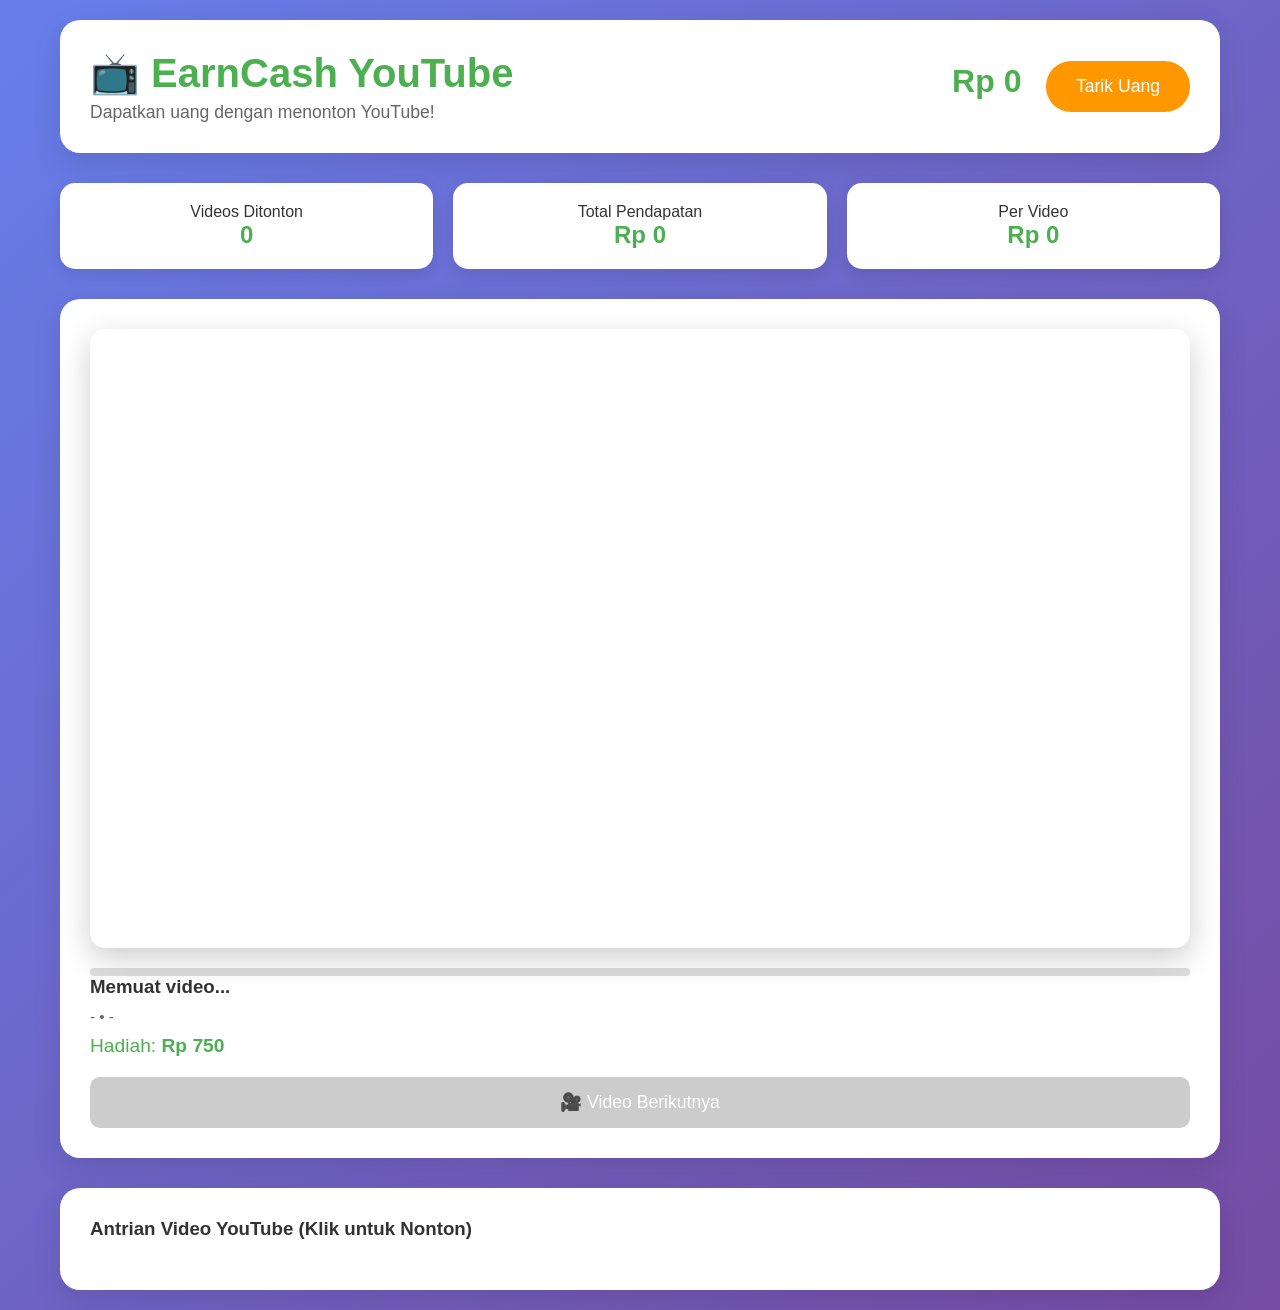
<file: index.html>
<!DOCTYPE html>
<html lang="id">
<head>
    <meta charset="UTF-8">
    <meta name="viewport" content="width=device-width, initial-scale=1.0">
    <title>EarnCash - Dapat Uang dari Nonton YouTube</title>
    <link rel="stylesheet" href="style.css">
    <!-- YouTube Iframe API -->
    <script src="https://www.youtube.com/iframe_api"></script>
</head>
<body>
    <div class="container">
        <!-- Header (sama seperti sebelumnya) -->
        <header class="header">
            <div class="logo">
                <h1>📺 EarnCash YouTube</h1>
                <p>Dapatkan uang dengan menonton YouTube!</p>
            </div>
            <div class="user-info">
                <span id="balance">Rp 0</span>
                <button class="withdraw-btn" onclick="withdraw()">Tarik Uang</button>
            </div>
        </header>

        <!-- Stats (sama) -->
        <div class="stats">
            <div class="stat-item">
                <span>Videos Ditonton</span>
                <strong id="videosWatched">0</strong>
            </div>
            <div class="stat-item">
                <span>Total Pendapatan</span>
                <strong id="totalEarned">Rp 0</strong>
            </div>
            <div class="stat-item">
                <span>Per Video</span>
                <strong id="avgReward">Rp 0</strong>
            </div>
        </div>

        <!-- YouTube Player Section -->
        <div class="video-section">
            <div class="youtube-container" id="youtubePlayerContainer">
                <!-- YouTube player akan dimuat di sini -->
            </div>
            <div class="progress-bar">
                <div class="progress" id="progress"></div>
            </div>
            <div class="video-info">
                <h3 id="videoTitle">Memuat video...</h3>
                <div class="video-meta">
                    <span id="channelName">-</span> • <span id="videoDuration">-</span>
                </div>
                <p id="videoReward">Hadiah: <strong>Rp 750</strong></p>
                <button class="next-video-btn" onclick="nextVideo()" disabled id="nextBtn">
                    🎥 Video Berikutnya
                </button>
            </div>
        </div>

        <!-- Video Queue -->
        <div class="video-list">
            <h3>Antrian Video YouTube (Klik untuk Nonton)</h3>
            <div id="videoQueue" class="queue"></div>
        </div>
    </div>

    <!-- Modal Withdraw (sama) -->
    <div id="withdrawModal" class="modal">
        <div class="modal-content">
            <h3>Tarik Pendapatan</h3>
            <p>Minimum: Rp 10.000 | Via DANA/OVO/Gopay</p>
            <input type="number" id="withdrawAmount" placeholder="Masukkan jumlah" min="10000">
            <div class="modal-buttons">
                <button onclick="confirmWithdraw()">💸 Tarik Sekarang</button>
                <button onclick="closeModal()">Batal</button>
            </div>
        </div>
    </div>

    <script src="script.js"></script>
</body>
</html>
</file>
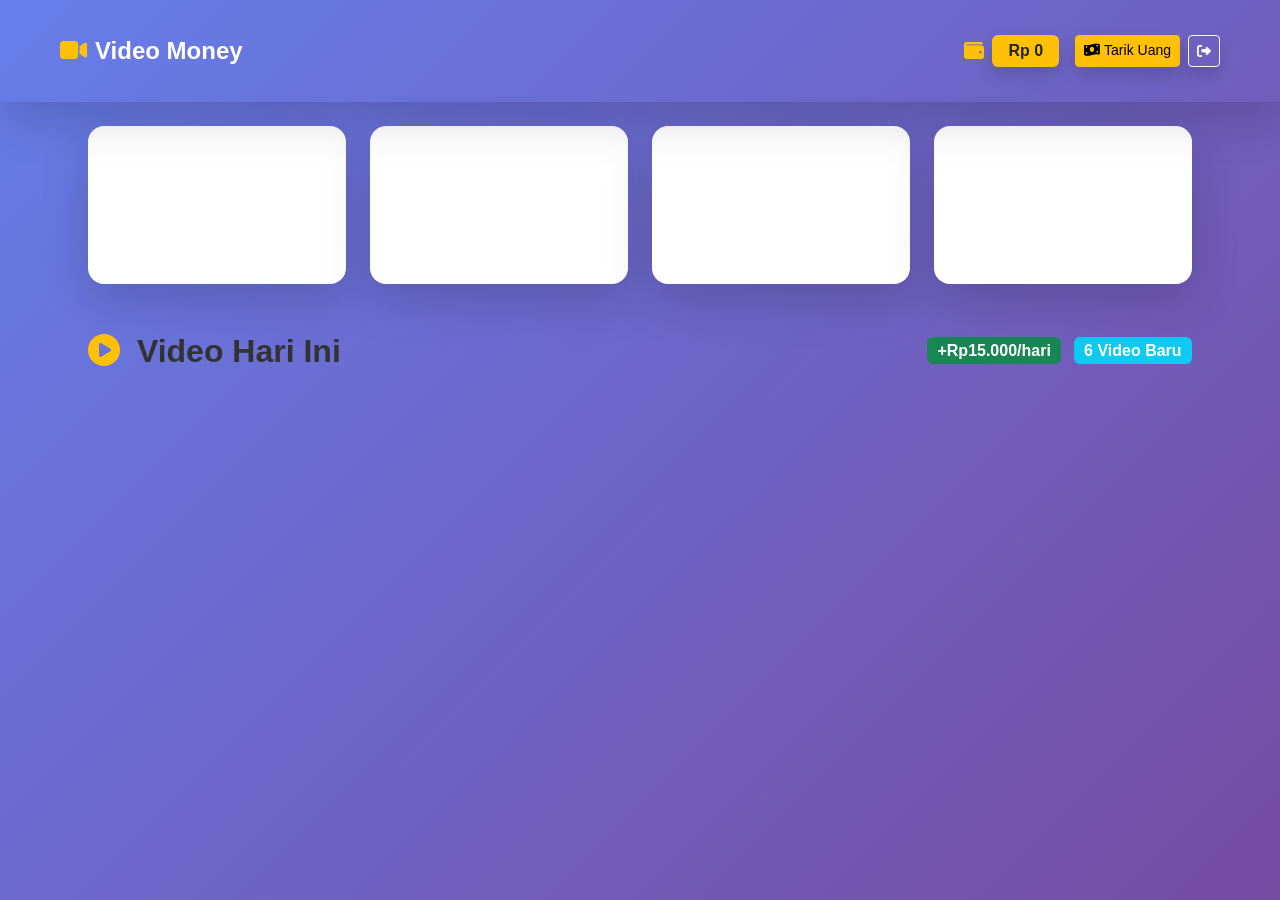
<file: dashboard.html>
<!DOCTYPE html>
<html lang="id">
<head>
    <meta charset="UTF-8">
    <meta name="viewport" content="width=device-width, initial-scale=1.0">
    <title>Dashboard - Video Money</title>
    <link href="https://cdn.jsdelivr.net/npm/bootstrap@5.3.2/dist/css/bootstrap.min.css" rel="stylesheet">
    <link href="https://cdnjs.cloudflare.com/ajax/libs/font-awesome/6.4.0/css/all.min.css" rel="stylesheet">
    <link rel="stylesheet" href="style.css">
</head>
<body class="bg-light">
    <!-- Navbar -->
    <nav class="navbar navbar-expand-lg navbar-dark sticky-top shadow-lg">
        <div class="container">
            <a class="navbar-brand fw-bold fs-4" href="#">
                <i class="fas fa-video me-2 text-warning"></i>Video Money
            </a>
            <div class="navbar-nav ms-auto">
                <div class="nav-link d-flex align-items-center me-3 p-0">
                    <i class="fas fa-wallet fs-5 me-2 text-warning"></i>
                    <span class="badge bg-warning text-dark fs-6 fw-bold px-3 py-2 shadow" id="balance">Rp 0</span>
                </div>
                <a href="withdraw.html" class="btn btn-warning btn-sm me-2 shadow">
                    <i class="fas fa-money-bill-wave me-1"></i>Tarik Uang
                </a>
                <button class="btn btn-outline-light btn-sm shadow" onclick="logout()">
                    <i class="fas fa-sign-out-alt"></i>
                </button>
            </div>
        </div>
    </nav>

    <div class="container py-4 px-3 px-lg-5">
        <!-- Stats -->
        <div class="row g-4 mb-5">
            <div class="col-lg-3 col-md-6">
                <div class="card border-0 shadow-lg h-100 gradient-gold text-center text-white p-4 rounded-4">
                    <i class="fas fa-wallet fa-2x mb-3"></i>
                    <h3 class="fw-bold mb-1" id="totalBalance">Rp 0</h3>
                    <p class="mb-0 opacity-75 fs-6">Saldo Tersedia</p>
                </div>
            </div>
            <div class="col-lg-3 col-md-6">
                <div class="card border-0 shadow-lg h-100 gradient-blue text-center text-white p-4 rounded-4">
                    <i class="fas fa-coins fa-2x mb-3"></i>
                    <h3 class="fw-bold mb-1" id="totalEarned">Rp 0</h3>
                    <p class="mb-0 opacity-75 fs-6">Total Penghasilan</p>
                </div>
            </div>
            <div class="col-lg-3 col-md-6">
                <div class="card border-0 shadow-lg h-100 gradient-green text-center text-white p-4 rounded-4">
                    <i class="fas fa-play-circle fa-2x mb-3"></i>
                    <h3 class="fw-bold mb-1" id="videosWatched">0</h3>
                    <p class="mb-0 opacity-75 fs-6">Video Ditonton</p>
                </div>
            </div>
            <div class="col-lg-3 col-md-6">
                <div class="card border-0 shadow-lg h-100 gradient-purple text-center text-white p-4 rounded-4">
                    <i class="fas fa-crown fa-2x mb-3"></i>
                    <h3 class="fw-bold mb-1">Level 3</h3>
                    <p class="mb-0 opacity-75 fs-6">VIP Member</p>
                </div>
            </div>
        </div>

        <!-- Videos -->
        <div class="row mb-3">
            <div class="col-12 d-flex justify-content-between align-items-center">
                <h2 class="fw-bold mb-0">
                    <i class="fas fa-play-circle text-warning me-2"></i>
                    Video Hari Ini
                </h2>
                <div class="text-end">
                    <span class="badge bg-success fs-6 me-2">+Rp15.000/hari</span>
                    <span class="badge bg-info fs-6">6 Video Baru</span>
                </div>
            </div>
        </div>
        
        <div class="row g-4" id="videosContainer">
            <!-- Videos loaded by JS -->
        </div>
    </div>

    <script src="https://cdn.jsdelivr.net/npm/bootstrap@5.3.2/dist/js/bootstrap.bundle.min.js"></script>
    <script src="script.js"></script>
</body>
</html>
</file>
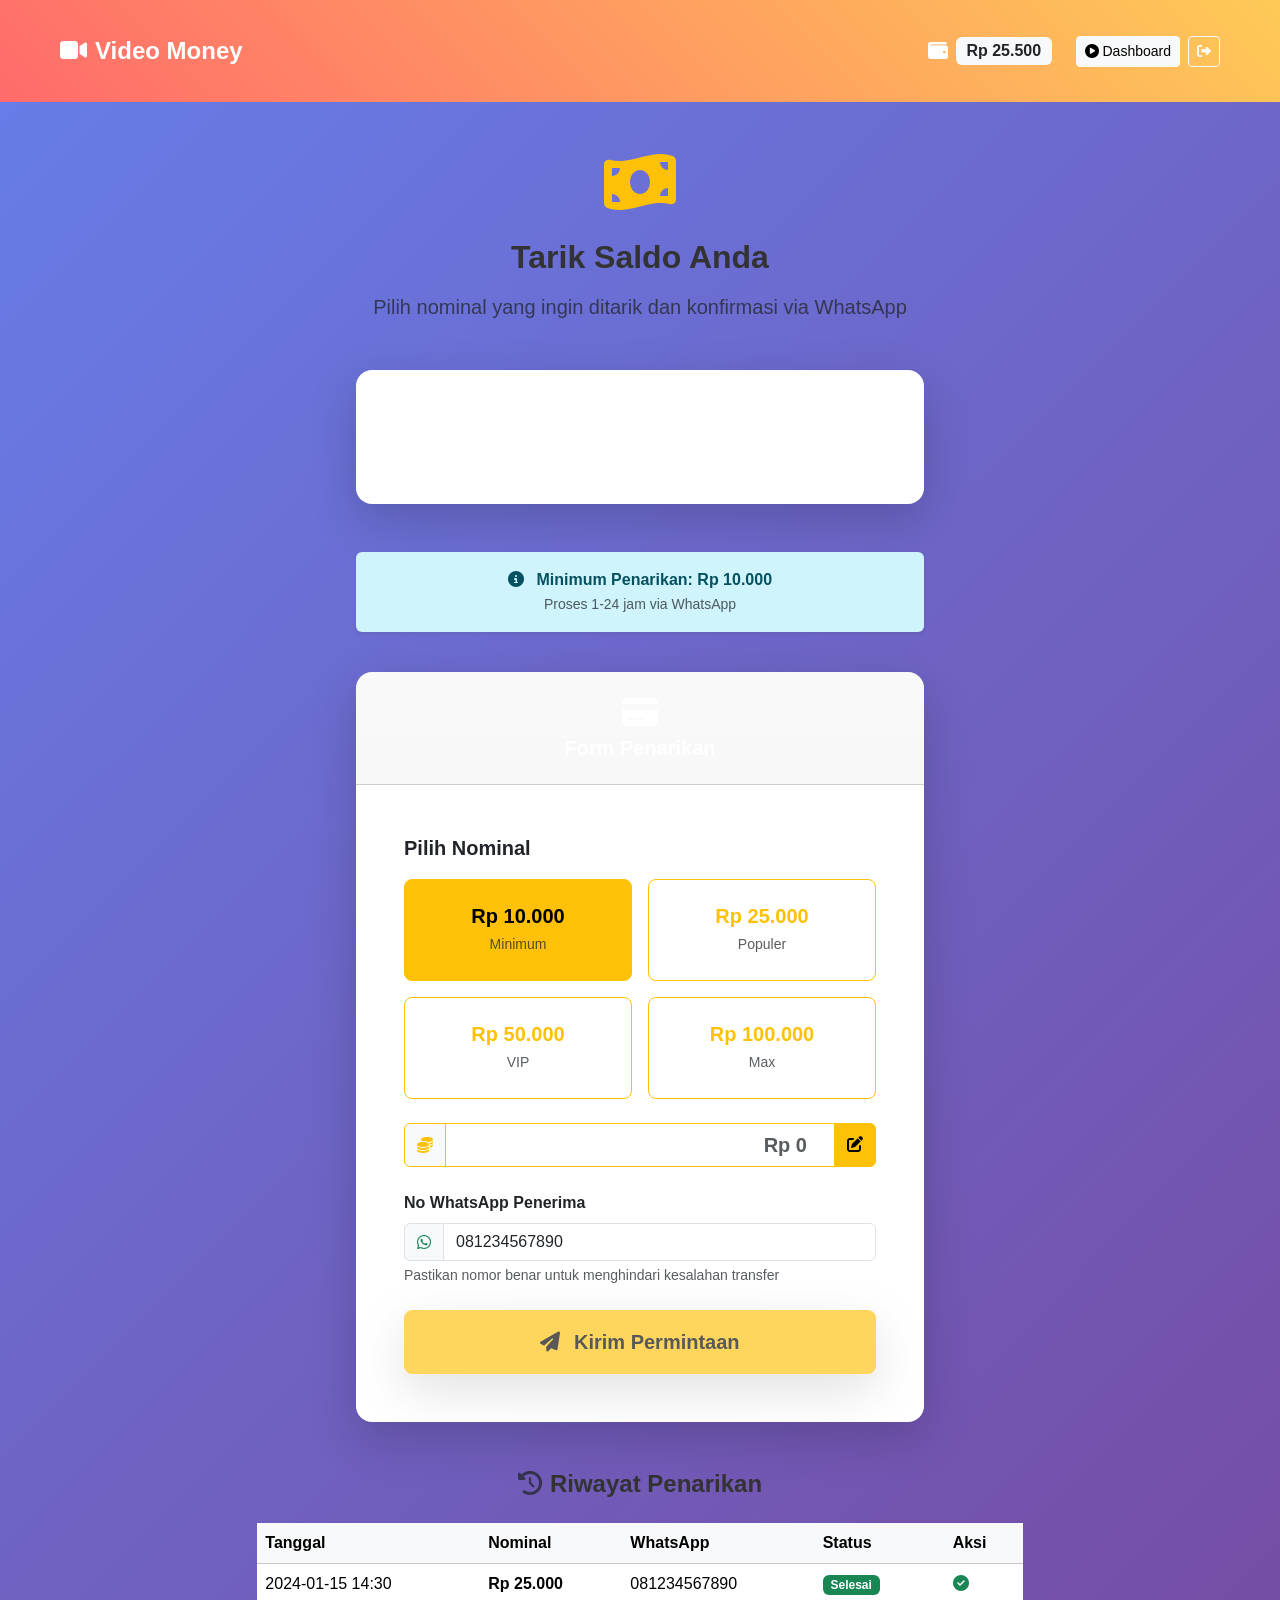
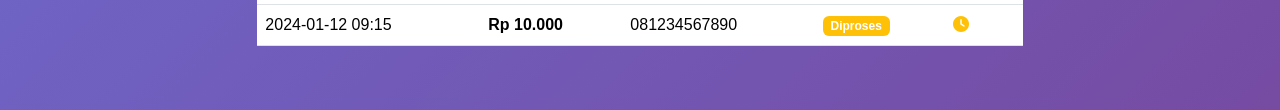
<file: withdraw.html>
<!DOCTYPE html>
<html lang="id">
<head>
    <meta charset="UTF-8">
    <meta name="viewport" content="width=device-width, initial-scale=1.0">
    <title>Tarik Saldo - Video Money</title>
    <link href="https://cdn.jsdelivr.net/npm/bootstrap@5.3.2/dist/css/bootstrap.min.css" rel="stylesheet">
    <link href="https://cdnjs.cloudflare.com/ajax/libs/font-awesome/6.4.0/css/all.min.css" rel="stylesheet">
    <link rel="stylesheet" href="style.css">
</head>
<body>
    <!-- Navbar -->
    <nav class="navbar navbar-expand-lg navbar-dark sticky-top" style="background: linear-gradient(45deg, #ff6b6b, #feca57);">
        <div class="container">
            <a class="navbar-brand fw-bold fs-4" href="dashboard.html">
                <i class="fas fa-video me-2"></i>Video Money
            </a>
            <div class="navbar-nav ms-auto align-items-center">
                <div class="d-flex align-items-center me-4">
                    <i class="fas fa-wallet fs-5 me-2 text-white"></i>
                    <span class="badge bg-light text-dark fs-6 fw-bold" id="balance">Rp 25.500</span>
                </div>
                <a href="dashboard.html" class="btn btn-light btn-sm me-2">
                    <i class="fas fa-play-circle me-1"></i>Dashboard
                </a>
                <button class="btn btn-outline-light btn-sm" onclick="logout()">
                    <i class="fas fa-sign-out-alt"></i>
                </button>
            </div>
        </div>
    </nav>

    <div class="container py-5">
        <!-- Header -->
        <div class="row justify-content-center">
            <div class="col-lg-8 col-md-10">
                <div class="text-center mb-5">
                    <i class="fas fa-money-bill-wave fa-4x text-warning mb-4"></i>
                    <h2 class="fw-bold mb-3">Tarik Saldo Anda</h2>
                    <p class="lead text-muted">Pilih nominal yang ingin ditarik dan konfirmasi via WhatsApp</p>
                </div>
            </div>
        </div>

        <!-- Balance Card -->
        <div class="row justify-content-center mb-5">
            <div class="col-lg-6 col-md-8">
                <div class="card border-0 shadow-lg gradient-card text-center text-white p-4 rounded-4">
                    <div class="row align-items-center">
                        <div class="col-8">
                            <h1 class="fw-bold mb-1 display-5" id="currentBalance">Rp 25.500</h1>
                            <p class="mb-0 opacity-75">Saldo Tersedia</p>
                        </div>
                        <div class="col-4">
                            <i class="fas fa-wallet fa-3x opacity-75"></i>
                        </div>
                    </div>
                </div>
            </div>
        </div>

        <!-- Minimum Withdraw -->
        <div class="row justify-content-center mb-4">
            <div class="col-lg-6 col-md-8">
                <div class="alert alert-info text-center border-0 shadow-sm">
                    <i class="fas fa-info-circle me-2"></i>
                    <strong>Minimum Penarikan: Rp 10.000</strong><br>
                    <small class="text-muted">Proses 1-24 jam via WhatsApp</small>
                </div>
            </div>
        </div>

        <!-- Withdraw Form -->
        <div class="row justify-content-center">
            <div class="col-lg-6 col-md-8">
                <div class="card border-0 shadow-lg rounded-4 overflow-hidden">
                    <div class="card-header bg-gradient text-white text-center py-4">
                        <i class="fas fa-credit-card fa-2x mb-2"></i>
                        <h5 class="fw-bold mb-0">Form Penarikan</h5>
                    </div>
                    <div class="card-body p-5">
                        <form id="withdrawForm">
                            <!-- Amount Selection -->
                            <div class="mb-4">
                                <label class="form-label fw-bold fs-5 mb-3 d-block">Pilih Nominal</label>
                                <div class="row g-3 mb-4">
                                    <div class="col-6">
                                        <button type="button" class="btn btn-outline-warning w-100 p-4 rounded-3 amount-btn active" data-amount="10000">
                                            <div class="h5 fw-bold mb-1">Rp 10.000</div>
                                            <small class="text-muted">Minimum</small>
                                        </button>
                                    </div>
                                    <div class="col-6">
                                        <button type="button" class="btn btn-outline-warning w-100 p-4 rounded-3 amount-btn" data-amount="25000">
                                            <div class="h5 fw-bold mb-1">Rp 25.000</div>
                                            <small class="text-muted">Populer</small>
                                        </button>
                                    </div>
                                    <div class="col-6">
                                        <button type="button" class="btn btn-outline-warning w-100 p-4 rounded-3 amount-btn" data-amount="50000">
                                            <div class="h5 fw-bold mb-1">Rp 50.000</div>
                                            <small class="text-muted">VIP</small>
                                        </button>
                                    </div>
                                    <div class="col-6">
                                        <button type="button" class="btn btn-outline-warning w-100 p-4 rounded-3 amount-btn" data-amount="100000">
                                            <div class="h5 fw-bold mb-1">Rp 100.000</div>
                                            <small class="text-muted">Max</small>
                                        </button>
                                    </div>
                                </div>
                                <div class="input-group">
                                    <span class="input-group-text bg-light border-warning">
                                        <i class="fas fa-coins text-warning"></i>
                                    </span>
                                    <input type="number" class="form-control border-warning fw-bold fs-5 text-end" 
                                           id="customAmount" placeholder="Rp 0" min="10000" max="25500">
                                    <button class="btn btn-warning" type="button" id="useCustom">
                                        <i class="fas fa-edit"></i>
                                    </button>
                                </div>
                                <div id="amountError" class="invalid-feedback d-block"></div>
                            </div>

                            <!-- WhatsApp Number -->
                            <div class="mb-4">
                                <label class="form-label fw-bold">No WhatsApp Penerima</label>
                                <div class="input-group">
                                    <span class="input-group-text bg-light">
                                        <i class="fab fa-whatsapp text-success"></i>
                                    </span>
                                    <input type="tel" class="form-control" id="whatsappNumber" 
                                           placeholder="08xxxxxxxxx" value="081234567890">
                                </div>
                                <div class="form-text">Pastikan nomor benar untuk menghindari kesalahan transfer</div>
                            </div>

                            <!-- Withdraw Button -->
                            <button type="submit" class="btn btn-warning btn-lg w-100 fw-bold py-3 rounded-3 shadow-lg" id="withdrawBtn" disabled>
                                <i class="fas fa-paper-plane me-2"></i>
                                <span id="withdrawText">Kirim Permintaan</span>
                                <div class="spinner-border spinner-border-sm d-none ms-2" role="status"></div>
                            </button>
                        </form>
                    </div>
                </div>
            </div>
        </div>

        <!-- Withdraw History -->
        <div class="row justify-content-center mt-5">
            <div class="col-lg-8 col-md-10">
                <h4 class="fw-bold mb-4 text-center">
                    <i class="fas fa-history text-muted me-2"></i>Riwayat Penarikan
                </h4>
                <div class="table-responsive">
                    <table class="table table-hover">
                        <thead class="table-light">
                            <tr>
                                <th>Tanggal</th>
                                <th>Nominal</th>
                                <th>WhatsApp</th>
                                <th>Status</th>
                                <th>Aksi</th>
                            </tr>
                        </thead>
                        <tbody>
                            <tr>
                                <td>2024-01-15 14:30</td>
                                <td><strong>Rp 25.000</strong></td>
                                <td>081234567890</td>
                                <td>
                                    <span class="badge bg-success">Selesai</span>
                                </td>
                                <td><i class="fas fa-check-circle text-success"></i></td>
                            </tr>
                            <tr>
                                <td>2024-01-12 09:15</td>
                                <td><strong>Rp 10.000</strong></td>
                                <td>081234567890</td>
                                <td>
                                    <span class="badge bg-warning">Diproses</span>
                                </td>
                                <td><i class="fas fa-clock text-warning"></i></td>
                            </tr>
                        </tbody>
                    </table>
                </div>
            </div>
        </div>
    </div>

    <!-- WhatsApp Modal -->
    <div class="modal fade" id="whatsappModal" tabindex="-1">
        <div class="modal-dialog modal-dialog-centered">
            <div class="modal-content border-0 shadow-lg rounded-4">
                <div class="modal-header border-0 bg-success text-white rounded-top-4">
                    <i class="fab fa-whatsapp fa-2x me-2"></i>
                    <h5 class="modal-title fw-bold mb-0">Konfirmasi Penarikan</h5>
                </div>
                <div class="modal-body p-4 text-center">
                    <i class="fas fa-check-circle fa-4x text-success mb-4"></i>
                    <h6 id="confirmAmount" class="fw-bold mb-3"></h6>
                    <p class="text-muted mb-4">Permintaan penarikan Anda telah dikirim ke admin. Silakan tunggu konfirmasi dalam 24 jam.</p>
                    <div class="alert alert-info">
                        <i class="fab fa-whatsapp me-2"></i>
                        <strong>Klik tombol WhatsApp untuk chat admin:</strong>
                    </div>
                    <a href="https://wa.me/6281234567890?text=Saya%20mengajukan%20penarikan%20Rp25.000%20dari%20Video%20Money.%0AUsername:%20user123%0ANo.WA:%20081234567890" 
                       class="btn btn-success btn-lg w-100 mb-3" target="_blank">
                        <i class="fab fa-whatsapp me-2"></i>Chat Admin WhatsApp
                    </a>
                </div>
                <div class="modal-footer border-0 justify-content-center">
                    <button type="button" class="btn btn-outline-secondary" data-bs-dismiss="modal">Tutup</button>
                </div>
            </div>
        </div>
    </div>

    <script src="https://cdn.jsdelivr.net/npm/bootstrap@5.3.2/dist/js/bootstrap.bundle.min.js"></script>
    <script>
        // Withdraw Logic
        let selectedAmount = 10000;
        const balance = 25500;
        const minWithdraw = 10000;

        document.addEventListener('DOMContentLoaded', function() {
            updateBalance();
            initAmountButtons();
            initWithdrawForm();
        });

        function updateBalance() {
            document.getElementById('currentBalance').textContent = formatRupiah(balance);
            document.getElementById('balance').textContent = formatRupiah(balance);
        }

        function formatRupiah(amount) {
            return 'Rp ' + amount.toLocaleString('id-ID');
        }

        function initAmountButtons() {
            document.querySelectorAll('.amount-btn').forEach(btn => {
                btn.addEventListener('click', function() {
                    document.querySelectorAll('.amount-btn').forEach(b => b.classList.remove('active'));
                    this.classList.add('active');
                    selectedAmount = parseInt(this.dataset.amount);
                    document.getElementById('customAmount').value = '';
                    validateAmount();
                });
            });

            document.getElementById('useCustom').addEventListener('click', function() {
                const custom = parseInt(document.getElementById('customAmount').value);
                if (custom && custom >= minWithdraw && custom <= balance) {
                    selectedAmount = custom;
                    document.querySelectorAll('.amount-btn').forEach(b => b.classList.remove('active'));
                    validateAmount();
                }
            });
        }

        function validateAmount() {
            const amountField = document.getElementById('customAmount');
            const errorDiv = document.getElementById('amountError');
            const withdrawBtn = document.getElementById('withdrawBtn');
            
            if (selectedAmount < minWithdraw) {
                errorDiv.textContent = `Minimum penarikan Rp ${formatRupiah(minWithdraw)}`;
                withdrawBtn.disabled = true;
                return;
            }
            
            if (selectedAmount > balance) {
                errorDiv.textContent = `Saldo tidak mencukupi. Saldo Anda: ${formatRupiah(balance)}`;
                withdrawBtn.disabled = true;
                return;
            }
            
            errorDiv.textContent = '';
            withdrawBtn.disabled = false;
        }

        function initWithdrawForm() {
            const form = document.getElementById('withdrawForm');
            const customInput = document.getElementById('customAmount');
            
            form.addEventListener('submit', function(e) {
                e.preventDefault();
                const whatsapp = document.getElementById('whatsappNumber').value;
                
                if (!whatsapp.match(/^08[0-9]{8,12}$/)) {
                    alert('Format nomor WhatsApp tidak valid!');
                    return;
                }
                
                submitWithdraw(selectedAmount, whatsapp);
            });
            
            customInput.addEventListener('input', validateAmount);
        }

        function submitWithdraw(amount, whatsapp) {
            const btn = document.getElementById('withdrawBtn');
            const spinner = btn.querySelector('.spinner-border');
            const text = document.getElementById('withdrawText');
            
            // Show loading
            btn.disabled = true;
            spinner.classList.remove('d-none');
            text.textContent = 'Memproses...';
            
            // Simulate API call
            setTimeout(() => {
                document.getElementById('confirmAmount').textContent = formatRupiah(amount);
                
                // Update balance
                currentUser.balance -= amount;
                updateBalance();
                
                // Show success modal
                const modal = new bootstrap.Modal(document.getElementById('whatsappModal'));
                modal.show();
                
                // Reset form
                document.querySelector('.amount-btn.active').click();
                document.getElementById('whatsappNumber').value = '';
                btn.disabled = false;
                spinner.classList.add('d-none');
                text.textContent = 'Kirim Permintaan';
            }, 2000);
        }

        function logout() {
            if (confirm('Yakin ingin logout?')) {
                window.location.href = 'index.html';
            }
        }
    </script>
</body>
</html>
</file>
<file: style.css>
* {
    margin: 0;
    padding: 0;
    box-sizing: border-box;
}

body {
    font-family: 'Segoe UI', Tahoma, Geneva, Verdana, sans-serif;
    background: linear-gradient(135deg, #667eea 0%, #764ba2 100%);
    min-height: 100vh;
    color: #333;
}

.container {
    max-width: 1200px;
    margin: 0 auto;
    padding: 20px;
}

.header {
    background: white;
    border-radius: 20px;
    padding: 30px;
    margin-bottom: 30px;
    box-shadow: 0 10px 30px rgba(0,0,0,0.1);
    display: flex;
    justify-content: space-between;
    align-items: center;
    flex-wrap: wrap;
}

.logo h1 {
    color: #4CAF50;
    font-size: 2.5em;
    margin-bottom: 5px;
}

.logo p {
    color: #666;
    font-size: 1.1em;
}

.user-info #balance {
    font-size: 2em;
    font-weight: bold;
    color: #4CAF50;
    margin-right: 20px;
}

.withdraw-btn {
    background: #FF9800;
    color: white;
    border: none;
    padding: 15px 30px;
    border-radius: 25px;
    font-size: 1.1em;
    cursor: pointer;
    transition: all 0.3s;
}

.withdraw-btn:hover {
    background: #F57C00;
    transform: translateY(-2px);
}

.stats {
    display: flex;
    gap: 20px;
    margin-bottom: 30px;
    flex-wrap: wrap;
}

.stat-item {
    background: white;
    padding: 20px;
    border-radius: 15px;
    text-align: center;
    flex: 1;
    min-width: 150px;
    box-shadow: 0 5px 15px rgba(0,0,0,0.1);
}

.stat-item strong {
    color: #4CAF50;
    font-size: 1.5em;
    display: block;
}

.video-section {
    background: white;
    border-radius: 20px;
    padding: 30px;
    margin-bottom: 30px;
    box-shadow: 0 10px 30px rgba(0,0,0,0.1);
}

.video-container {
    position: relative;
    margin-bottom: 20px;
}

.progress-bar {
    height: 8px;
    background: #ddd;
    border-radius: 4px;
    overflow: hidden;
    margin-top: 10px;
}

.progress {
    height: 100%;
    background: linear-gradient(90deg, #4CAF50, #8BC34A);
    width: 0%;
    transition: width 0.3s;
}

.video-info h3 {
    color: #333;
    margin-bottom: 10px;
}

.video-info p {
    color: #4CAF50;
    font-size: 1.2em;
    margin-bottom: 20px;
}

.next-video-btn {
    width: 100%;
    background: #4CAF50;
    color: white;
    border: none;
    padding: 15px;
    border-radius: 10px;
    font-size: 1.1em;
    cursor: pointer;
    transition: all 0.3s;
}

.next-video-btn:disabled {
    background: #ccc;
    cursor: not-allowed;
}

.next-video-btn:hover:not(:disabled) {
    background: #45a049;
    transform: translateY(-2px);
}

.video-list {
    background: white;
    border-radius: 20px;
    padding: 30px;
    box-shadow: 0 10px 30px rgba(0,0,0,0.1);
}

.video-list h3 {
    margin-bottom: 20px;
    color: #333;
}

.queue {
    display: flex;
    gap: 15px;
    flex-wrap: wrap;
}

.video-item {
    background: #f8f9fa;
    border: 2px solid transparent;
    border-radius: 15px;
    padding: 20px;
    cursor: pointer;
    transition: all 0.3s;
    flex: 1;
    min-width: 250px;
}

.video-item:hover {
    border-color: #4CAF50;
    transform: translateY(-5px);
}

.video-item img {
    width: 100%;
    height: 150px;
    object-fit: cover;
    border-radius: 10px;
    margin-bottom: 10px;
}

.video-item h4 {
    font-size: 1.1em;
    margin-bottom: 5px;
}

.video-item .reward {
    color: #4CAF50;
    font-weight: bold;
    font-size: 1.1em;
}

/* Modal */
.modal {
    display: none;
    position: fixed;
    top: 0;
    left: 0;
    width: 100%;
    height: 100%;
    background: rgba(0,0,0,0.5);
    z-index: 1000;
}

.modal-content {
    background: white;
    margin: 15% auto;
    padding: 30px;
    border-radius: 20px;
    width: 90%;
    max-width: 400px;
    text-align: center;
}

.modal-buttons {
    display: flex;
    gap: 10px;
    margin-top: 20px;
}

.modal-buttons button {
    flex: 1;
    padding: 12px;
    border: none;
    border-radius: 10px;
    cursor: pointer;
    font-size: 1em;
}
/* Tambahan untuk YouTube Player */
.youtube-container {
    position: relative;
    width: 100%;
    height: 0;
    padding-bottom: 56.25%; /* 16:9 aspect ratio */
    margin-bottom: 20px;
    border-radius: 15px;
    overflow: hidden;
    box-shadow: 0 10px 30px rgba(0,0,0,0.2);
}

.youtube-container iframe {
    position: absolute;
    top: 0;
    left: 0;
    width: 100%;
    height: 100%;
    border-radius: 15px;
}

.video-meta {
    color: #666;
    margin-bottom: 10px;
    font-size: 0.95em;
}

.video-item iframe {
    width: 100%;
    height: 120px;
    border-radius: 10px;
    border: none;
}

.video-item {
    position: relative;
    overflow: hidden;
}

.video-item::after {
    content: '▶️';
    position: absolute;
    top: 50%;
    left: 50%;
    transform: translate(-50%, -50%);
    font-size: 2em;
    color: white;
    text-shadow: 0 2px 4px rgba(0,0,0,0.5);
    pointer-events: none;
}

.modal-buttons button:first-child {
    background: #4CAF50;
    color: white;
}

.modal-buttons button:last-child {
    background: #ddd;
    color: #333;
}

@media (max-width: 768px) {
    .header {
        flex-direction: column;
        text-align: center;
        gap: 20px;
    }
    
    .stats {
        justify-content: center;
    }
}
</file>
